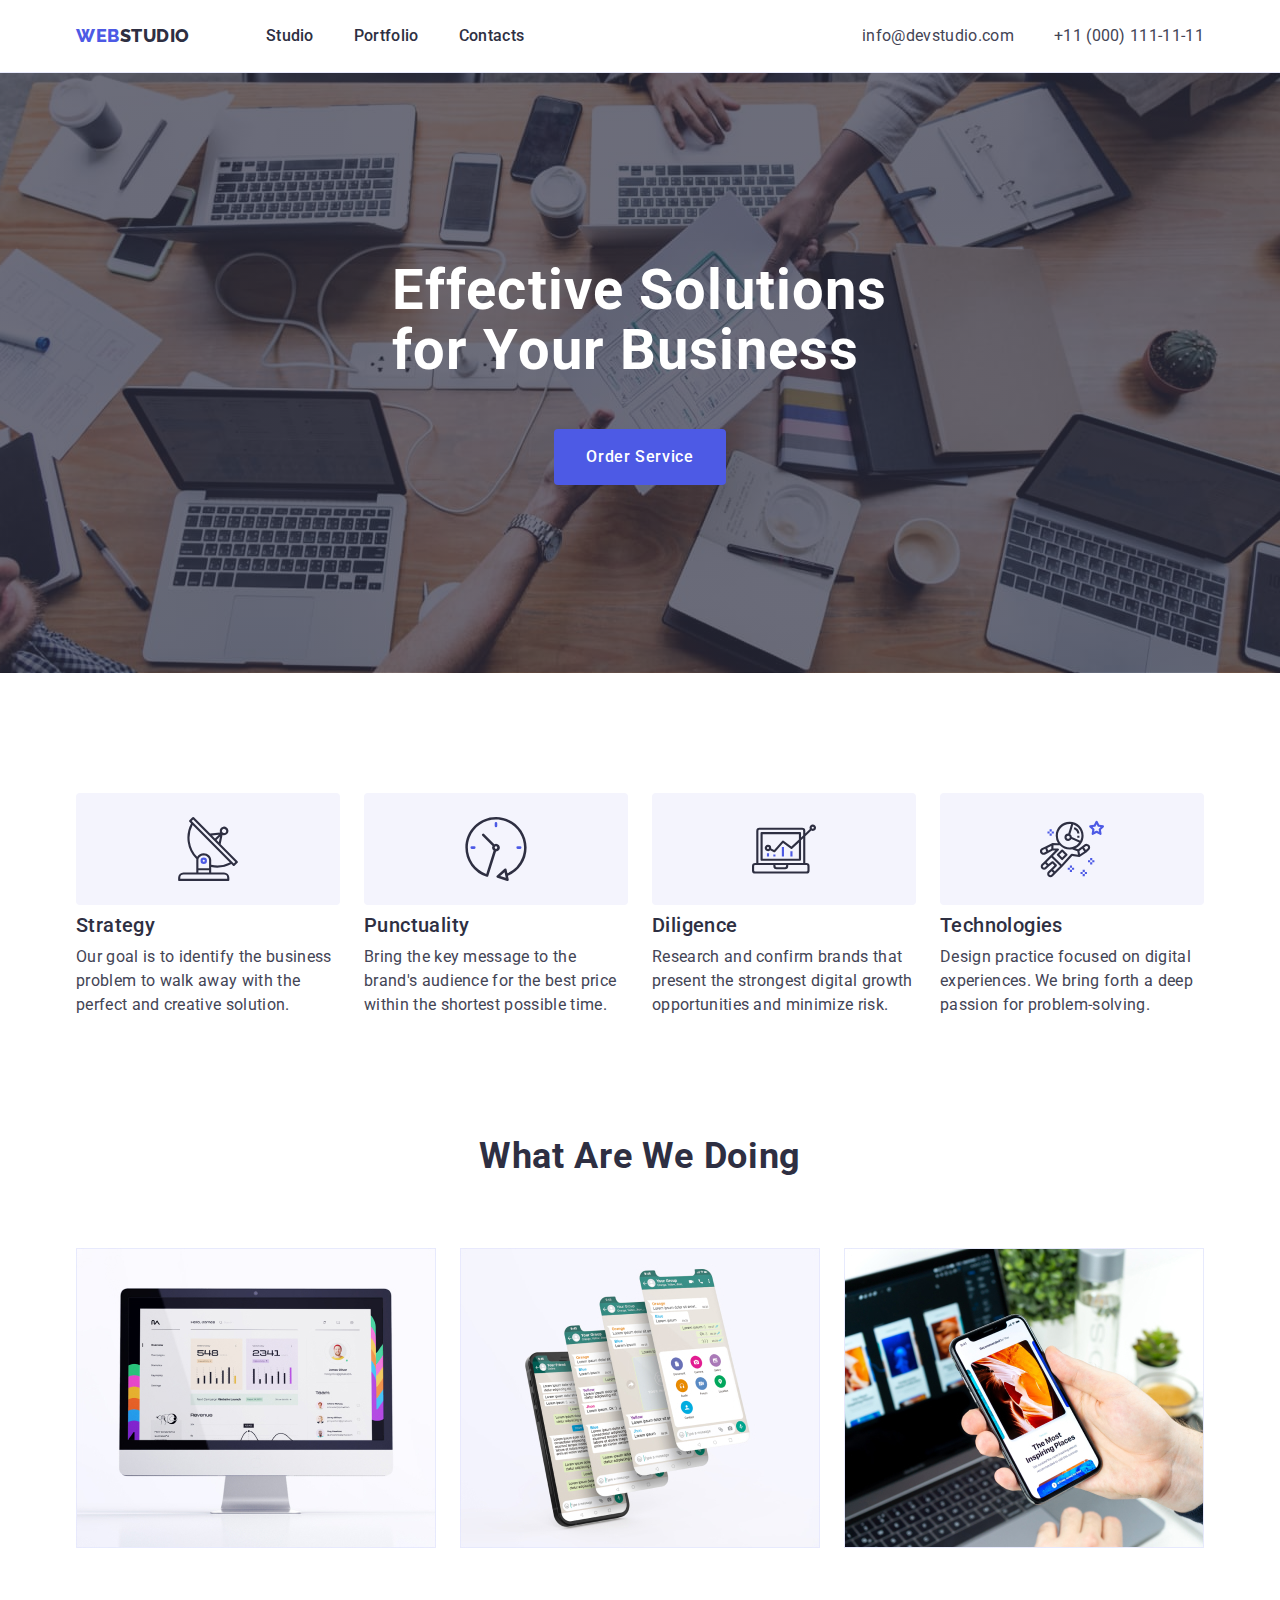
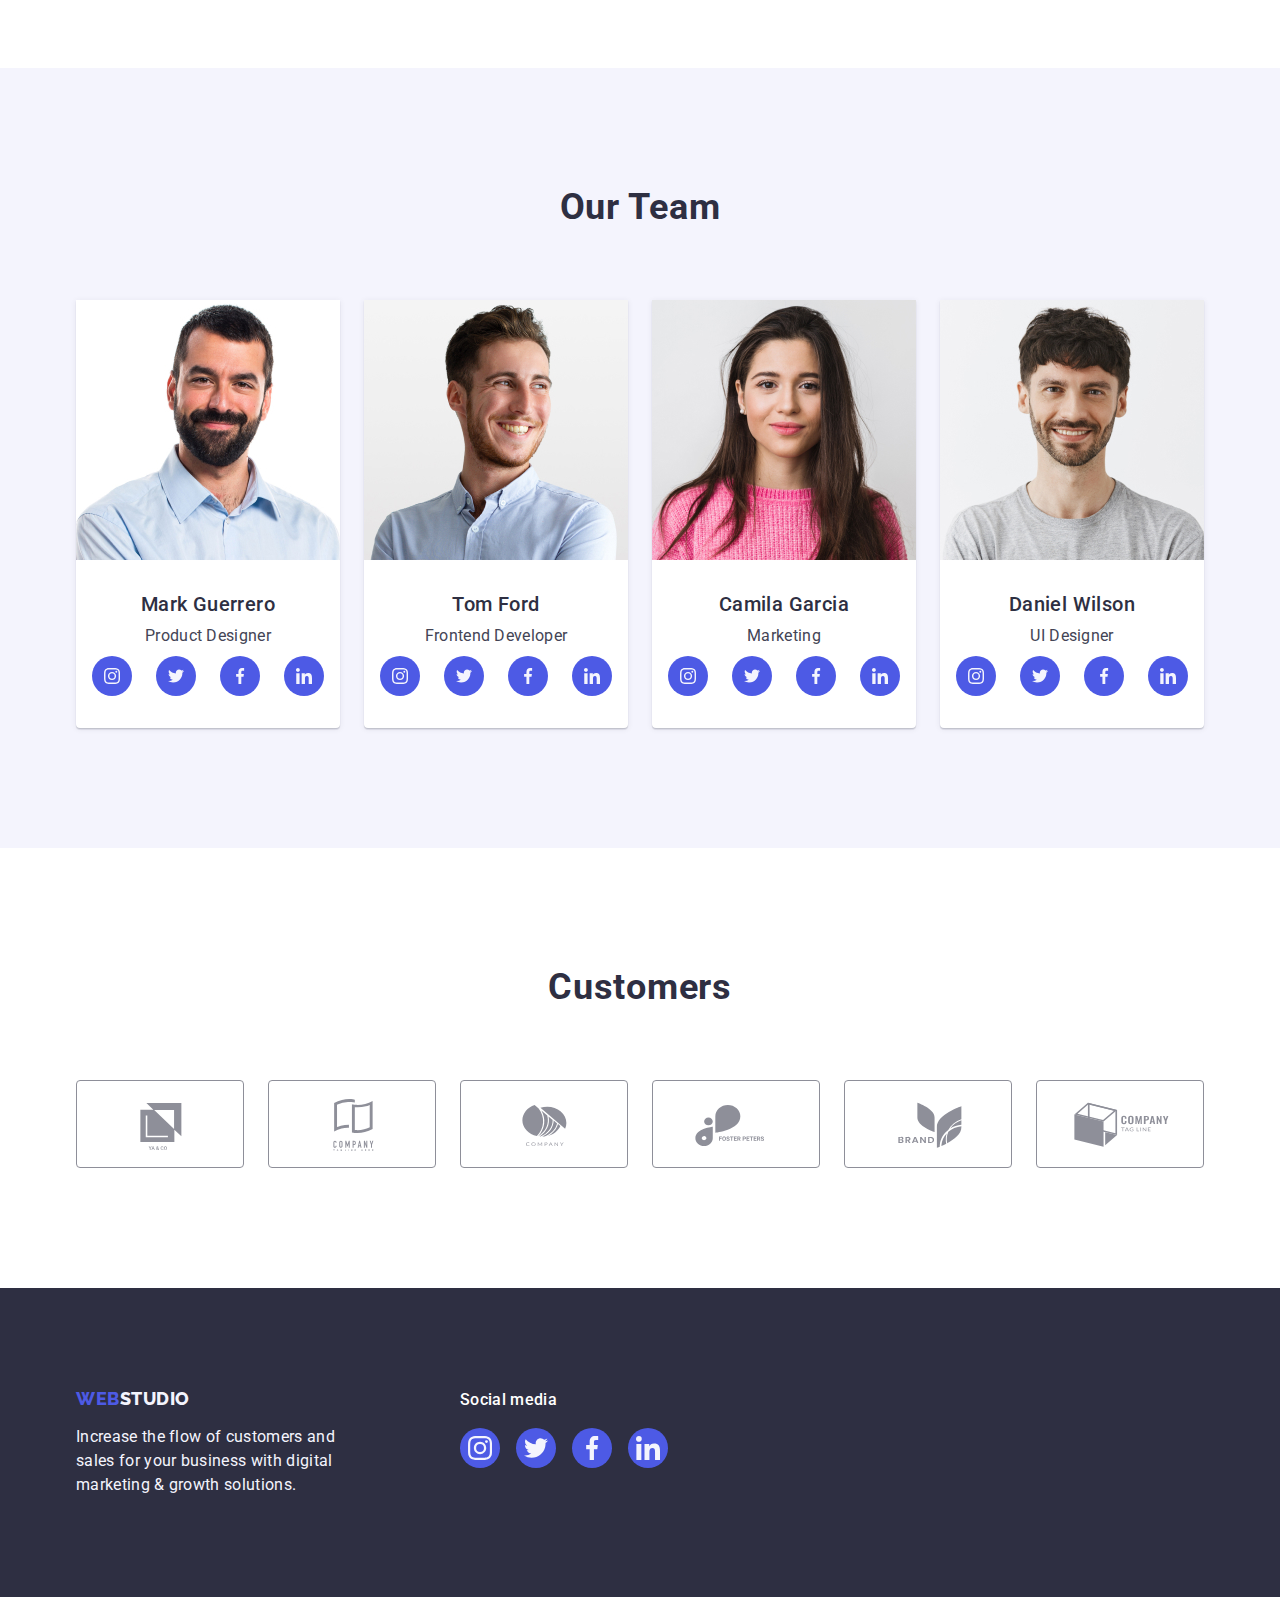
<file: index.html>
<!DOCTYPE html>
<html lang="en">
  <head>
    <meta charset="UTF-8" />
    <meta http-equiv="X-UA-Compatible" content="IE=edge" />
    <meta name="viewport" content="width=device-width, initial-scale=1.0" />
    <title>Main Page</title>
    <link rel="preconnect" href="https://fonts.googleapis.com" />
    <link rel="preconnect" href="https://fonts.gstatic.com" crossorigin />
    <link
      href="https://fonts.googleapis.com/css2?family=Raleway:wght@800&family=Roboto:wght@400;500;700;900&display=swap"
      rel="stylesheet"
    />
    <link
      rel="stylesheet"
      href="https://cdnjs.cloudflare.com/ajax/libs/modern-normalize/1.1.0/modern-normalize.min.css"
    />
    <link rel="stylesheet" href="./css/styles.css" />
  </head>
  <body>
    <!-- Page header -->
    <header class="page-header">
      <div class="page-header-container container">
        <nav class="header-navigation">
          <a class="logo-header link" href="./index.html"
            >WEB<span class="span-logo logo link">Studio</span></a
          >
          <ul class="menu-list list">
            <li class="menu-item">
              <a class="menu-link link" href="./index.html"> Studio</a>
            </li>
            <li class="menu-item">
              <a class="menu-link link" href="./portfolio.html">Portfolio</a>
            </li>
            <li class="menu-item">
              <a class="menu-link link" href="" target="_blank">Contacts</a>
            </li>
          </ul>
        </nav>
        <!-- Contacts -->
        <address class="address">
          <ul class="address-list list">
            <li class="address-item">
              <a class="address-link link" href="mailto:info@devstudio.com"
                >info@devstudio.com</a
              >
            </li>
            <li class="address-item">
              <a class="address-link link" href="tel:+110001111111"
                >+11 (000) 111-11-11</a
              >
            </li>
          </ul>
        </address>
      </div>
    </header>
    <!-- Page main -->
    <main>
      <!-- Hero -->
      <section class="section-hero">
        <div class="section-hero-container container">
          <h1 class="main-title">Effective Solutions for Your Business</h1>
          <button class="order-service-btn" type="button">Order Service</button>
        </div>
      </section>

      <!-- Features -->
      <section class="section-features section">
        <div class="section-features-container container">
          <h2 class="section-title visually-hidden">Features</h2>
          <ul class="features-list list">
            <li class="features-item">
              <div class="features-icon-item">
                <svg
                  class="features-icon"
                  aria-label="icon antenna"
                  width="64"
                  height="64"
                >
                  <use href="./images/icons.svg#icon-antenna"></use>
                </svg>
              </div>
              <h3 class="title-item">Strategy</h3>
              <p class="paragraph">
                Our goal is to identify the business problem to walk away with
                the perfect and creative solution.
              </p>
            </li>
            <li class="features-item">
              <div class="features-icon-item">
                <svg
                  class="features-icon"
                  aria-label="icon clock"
                  width="64"
                  height="64"
                >
                  <use href="./images/icons.svg#icon-clock"></use>
                </svg>
              </div>
              <h3 class="title-item">Punctuality</h3>
              <p class="paragraph">
                Bring the key message to the brand's audience for the best price
                within the shortest possible time.
              </p>
            </li>
            <li class="features-item">
              <div class="features-icon-item">
                <svg
                  class="features-icon"
                  aria-label="icon diagram"
                  width="64"
                  height="64"
                >
                  <use href="./images/icons.svg#icon-diagram"></use>
                </svg>
              </div>
              <h3 class="title-item">Diligence</h3>
              <p class="paragraph">
                Research and confirm brands that present the strongest digital
                growth opportunities and minimize risk.
              </p>
            </li>
            <li class="features-item">
              <div class="features-icon-item">
                <svg
                  class="features-icon"
                  aria-label="icon astronaut"
                  width="64"
                  height="64"
                >
                  <use href="./images/icons.svg#icon-astronaut"></use>
                </svg>
              </div>
              <h3 class="title-item">Technologies</h3>
              <p class="paragraph">
                Design practice focused on digital experiences. We bring forth a
                deep passion for problem-solving.
              </p>
            </li>
          </ul>
        </div>
      </section>

      <!-- What are we doing -->
      <section class="section-services section">
        <div class="container">
          <h2 class="section-title">What are we doing</h2>
          <ul class="services-list list">
            <li class="services-item">
              <img
                class="services-img"
                src="./images/computer.jpg"
                alt="Desktop app"
                width="360"
                height="300"
              />
            </li>
            <li class="services-item">
              <img
                class="services-img"
                src="./images/mobile-phones.jpg"
                alt="Mobile app"
                width="360"
                height="300"
              />
            </li>
            <li class="services-item">
              <img
                class="services-img"
                src="./images/gadgets.jpg"
                alt="Design solutions"
                width="360"
                height="300"
              />
            </li>
          </ul>
        </div>
      </section>

      <!-- Our Team -->
      <section class="section-team section">
        <div class="container">
          <h2 class="section-title">Our Team</h2>
          <ul class="team-list list text-centr">
            <li class="team-item">
              <img
                class="team-img"
                src="./images/mark-guerrero.jpg"
                alt="Mark Guerrero"
                width="264"
                height="260"
              />
              <div class="team-img-content">
                <h3 class="title-item">Mark Guerrero</h3>
                <p class="paragraph">Product Designer</p>
                <ul class="social-list list">
                  <li class="social-item">
                    <a href="" class="social-link">
                      <svg
                        class="social-icon"
                        aria-label="icon instagram"
                        width="16"
                        height="16"
                      >
                        <use href="./images/icons.svg#icon-instagram"></use>
                      </svg>
                    </a>
                  </li>
                  <li class="social-item">
                    <a href="" class="social-link">
                      <svg
                        class="social-icon"
                        aria-label="icon twitter"
                        width="16"
                        height="16"
                      >
                        <use href="./images/icons.svg#icon-twitter"></use>
                      </svg>
                    </a>
                  </li>
                  <li class="social-item">
                    <a href="" class="social-link">
                      <svg
                        class="social-icon"
                        aria-label="icon facebook"
                        width="16"
                        height="16"
                      >
                        <use href="./images/icons.svg#icon-facebook"></use>
                      </svg>
                    </a>
                  </li>
                  <li class="social-item">
                    <a href="" class="social-link">
                      <svg
                        class="social-icon"
                        aria-label="icon linkedin"
                        width="16"
                        height="16"
                      >
                        <use href="./images/icons.svg#icon-linkedin"></use>
                      </svg>
                    </a>
                  </li>
                </ul>
              </div>
            </li>
            <li class="team-item">
              <img
                class="team-img"
                src="./images/tom-ford.jpg"
                alt="Tom Ford"
                width="264"
                height="260"
              />
              <div class="team-img-content">
                <h3 class="title-item">Tom Ford</h3>
                <p class="paragraph">Frontend Developer</p>
                <ul class="social-list list">
                  <li class="social-item">
                    <a href="" class="social-link">
                      <svg
                        class="social-icon"
                        aria-label="icon instagram"
                        width="16"
                        height="16"
                      >
                        <use href="./images/icons.svg#icon-instagram"></use>
                      </svg>
                    </a>
                  </li>
                  <li class="social-item">
                    <a href="" class="social-link">
                      <svg
                        class="social-icon"
                        aria-label="icon twitter"
                        width="16"
                        height="16"
                      >
                        <use href="./images/icons.svg#icon-twitter"></use>
                      </svg>
                    </a>
                  </li>
                  <li class="social-item">
                    <a href="" class="social-link">
                      <svg
                        class="social-icon"
                        aria-label="icon facebook"
                        width="16"
                        height="16"
                      >
                        <use href="./images/icons.svg#icon-facebook"></use>
                      </svg>
                    </a>
                  </li>
                  <li class="social-item">
                    <a href="" class="social-link">
                      <svg
                        class="social-icon"
                        aria-label="icon linkedin"
                        width="16"
                        height="16"
                      >
                        <use href="./images/icons.svg#icon-linkedin"></use>
                      </svg>
                    </a>
                  </li>
                </ul>
              </div>
            </li>
            <li class="team-item">
              <img
                class="team-img"
                src="./images/camila-garcia.jpg"
                alt="Camila Garcia"
                width="264"
                height="260"
              />
              <div class="team-img-content">
                <h3 class="title-item">Camila Garcia</h3>
                <p class="paragraph">Marketing</p>
                <ul class="social-list list">
                  <li class="social-item">
                    <a href="" class="social-link">
                      <svg
                        class="social-icon"
                        aria-label="icon instagram"
                        width="16px"
                        height="16px"
                      >
                        <use href="./images/icons.svg#icon-instagram"></use>
                      </svg>
                    </a>
                  </li>
                  <li class="social-item">
                    <a href="" class="social-link">
                      <svg
                        class="social-icon"
                        aria-label="icon twitter"
                        width="16px"
                        height="16px"
                      >
                        <use href="./images/icons.svg#icon-twitter"></use>
                      </svg>
                    </a>
                  </li>
                  <li class="social-item">
                    <a href="" class="social-link">
                      <svg
                        class="social-icon"
                        aria-label="icon facebook"
                        width="16px"
                        height="16px"
                      >
                        <use href="./images/icons.svg#icon-facebook"></use>
                      </svg>
                    </a>
                  </li>
                  <li class="social-item">
                    <a href="" class="social-link">
                      <svg
                        class="social-icon"
                        aria-label="icon linkedin"
                        width="16px"
                        height="16px"
                      >
                        <use href="./images/icons.svg#icon-linkedin"></use>
                      </svg>
                    </a>
                  </li>
                </ul>
              </div>
            </li>
            <li class="team-item">
              <img
                class="team-img"
                src="./images/danielwilson.jpg"
                alt="Daniel Wilson"
                width="264"
                height="260"
              />
              <div class="team-img-content">
                <h3 class="title-item">Daniel Wilson</h3>
                <p class="paragraph">UI Designer</p>
                <ul class="social-list list">
                  <li class="social-item">
                    <a href="" class="social-link">
                      <svg
                        class="social-icon"
                        aria-label="icon instagram"
                        width="16px"
                        height="16px"
                      >
                        <use href="./images/icons.svg#icon-instagram"></use>
                      </svg>
                    </a>
                  </li>
                  <li class="social-item">
                    <a href="" class="social-link">
                      <svg
                        class="social-icon"
                        aria-label="icon twitter"
                        width="16px"
                        height="16px"
                      >
                        <use href="./images/icons.svg#icon-twitter"></use>
                      </svg>
                    </a>
                  </li>
                  <li class="social-item">
                    <a href="" class="social-link">
                      <svg
                        class="social-icon"
                        aria-label="icon facebook"
                        width="16px"
                        height="16px"
                      >
                        <use href="./images/icons.svg#icon-facebook"></use>
                      </svg>
                    </a>
                  </li>
                  <li class="social-item">
                    <a href="" class="social-link">
                      <svg
                        class="social-icon"
                        aria-label="icon linkedin"
                        width="16px"
                        height="16px"
                      >
                        <use href="./images/icons.svg#icon-linkedin"></use>
                      </svg>
                    </a>
                  </li>
                </ul>
              </div>
            </li>
          </ul>
        </div>
      </section>

      <!-- Customers -->
      <section class="section-customers section">
        <div class="container">
          <h2 class="section-title">Customers</h2>
          <ul class="customers-list list">
            <li class="customers-item">
              <a href="" class="customers-link">
                <svg
                  class="customers-icon"
                  aria-label="icon yaSco"
                  width="104"
                  height="56"
                >
                  <use href="./images/icons.svg#icon-logo-ya-co"></use>
                </svg>
              </a>
            </li>
            <li class="customers-item">
              <a href="" class="customers-link">
                <svg
                  class="customers-icon"
                  aria-label="icon company tagline here"
                  width="104"
                  height="56"
                >
                  <use href="./images/icons.svg#icon-logo-tagline-here"></use>
                </svg>
              </a>
            </li>
            <li class="customers-item">
              <a href="" class="customers-link">
                <svg
                  class="customers-icon"
                  aria-label="icon company"
                  width="104"
                  height="56"
                >
                  <use href="./images/icons.svg#icon-logo-company"></use>
                </svg>
              </a>
            </li>
            <li class="customers-item">
              <a href="" class="customers-link">
                <svg
                  class="customers-icon"
                  aria-label="icon foster peters"
                  width="104"
                  height="56"
                >
                  <use href="./images/icons.svg#icon-logo-foster-peters"></use>
                </svg>
              </a>
            </li>
            <li class="customers-item">
              <a href="" class="customers-link">
                <svg
                  class="customers-icon"
                  aria-label="icon brand"
                  width="104"
                  height="56"
                >
                  <use href="./images/icons.svg#icon-logo-brand"></use>
                </svg>
              </a>
            </li>
            <li class="customers-item">
              <a href="" class="customers-link">
                <svg
                  class="customers-icon"
                  aria-label="icon tag line"
                  width="104"
                  height="56"
                >
                  <use href="./images/icons.svg#icon-logo-tag-line"></use>
                </svg>
              </a>
            </li>
          </ul>
        </div>
      </section>
    </main>

    <!-- Page footer -->
    <footer class="page-footer">
      <div class="container-footer container">
        <div class="logo-footer-title">
          <a class="logo-footer link" href="./index.html"
            >WEB<span class="span-logo light-logo link">Studio</span></a
          >
          <p class="paragraph paragraph-footer light-logo">
            Increase the flow of customers and sales for your business with
            digital marketing & growth solutions.
          </p>
        </div>
        <div class="social-media">
          <p class="footer-social-title">Social media</p>
          <ul class="social-list social-list-footer list">
            <li class="social-item">
              <a href="" class="social-link social-link-footer">
                <svg
                  class="social-icon"
                  aria-label="icon instagram"
                  width="24"
                  height="24"
                >
                  <use href="./images/icons.svg#icon-instagram"></use>
                </svg>
              </a>
            </li>
            <li class="social-item">
              <a href="" class="social-link social-link-footer">
                <svg
                  class="social-icon"
                  aria-label="icon twitter"
                  width="24"
                  height="24"
                >
                  <use href="./images/icons.svg#icon-twitter"></use>
                </svg>
              </a>
            </li>
            <li class="social-item">
              <a href="" class="social-link social-link-footer">
                <svg
                  class="social-icon"
                  aria-label="icon facebook"
                  width="24"
                  height="24"
                >
                  <use href="./images/icons.svg#icon-facebook"></use>
                </svg>
              </a>
            </li>
            <li class="social-item">
              <a href="" class="social-link social-link-footer">
                <svg
                  class="social-icon"
                  aria-label="icon linkedin"
                  width="24"
                  height="24"
                >
                  <use href="./images/icons.svg#icon-linkedin"></use>
                </svg>
              </a>
            </li>
          </ul>
        </div>
      </div>
    </footer>
  </body>
</html>
</file>
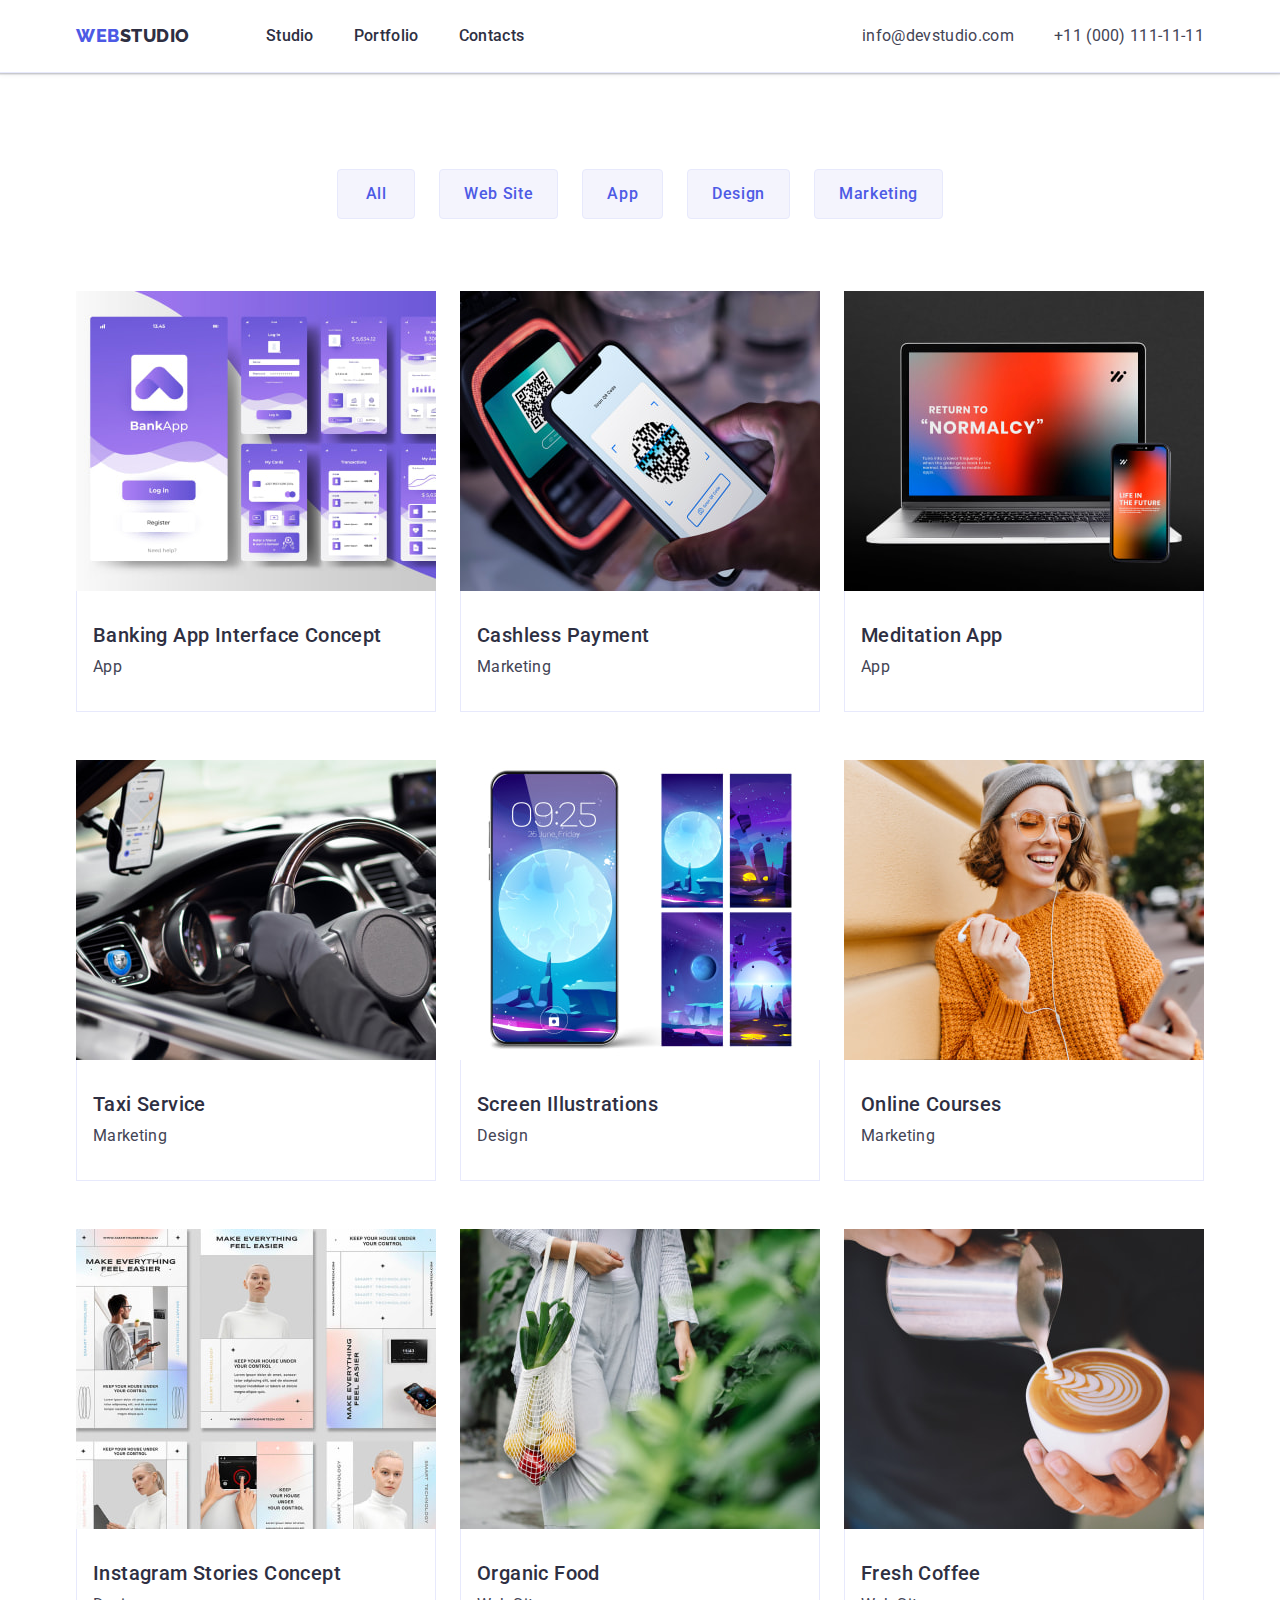
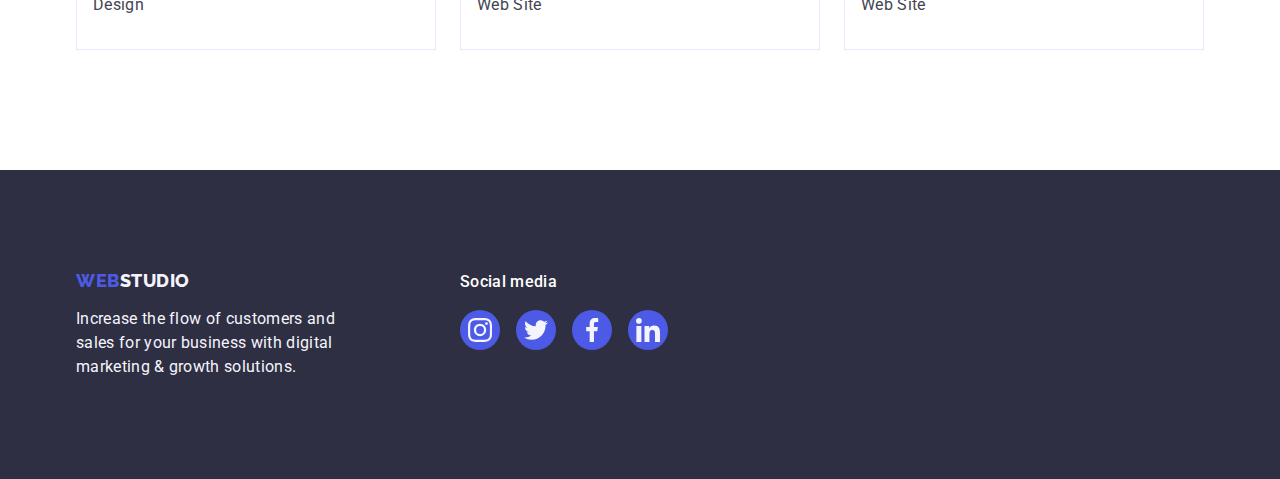
<file: portfolio.html>
<!DOCTYPE html>
<html lang="en">
  <head>
    <meta charset="UTF-8" />
    <meta http-equiv="X-UA-Compatible" content="IE=edge" />
    <meta name="viewport" content="width=device-width, initial-scale=1.0" />
    <title>Portfolio</title>
    <link rel="preconnect" href="https://fonts.googleapis.com" />
    <link rel="preconnect" href="https://fonts.gstatic.com" crossorigin />
    <link
      href="https://fonts.googleapis.com/css2?family=Raleway:wght@800&family=Roboto:wght@400;500;700;900&display=swap"
      rel="stylesheet"
    />
    <link
      rel="stylesheet"
      href="https://cdnjs.cloudflare.com/ajax/libs/modern-normalize/1.1.0/modern-normalize.min.css"
    />
    <link rel="stylesheet" href="./css/styles.css" />
  </head>
  <body>
    <!-- Page header -->
    <header class="page-header">
      <div class="page-header-container container">
        <nav class="header-navigation">
          <a class="logo-header link" href="./index.html"
            >WEB<span class="span-logo logo link">Studio</span></a
          >
          <ul class="menu-list list">
            <li class="menu-item">
              <a class="menu-link link" href="./index.html"> Studio</a>
            </li>
            <li class="menu-item">
              <a class="menu-link link" href="./portfolio.html">Portfolio</a>
            </li>
            <li class="menu-item">
              <a class="menu-link link" href="" target="_blank">Contacts</a>
            </li>
          </ul>
        </nav>
        <!-- Contacts -->
        <address class="address">
          <ul class="address-list list">
            <li class="address-item">
              <a class="address-link link" href="mailto:info@devstudio.com"
                >info@devstudio.com</a
              >
            </li>
            <li class="address-item">
              <a class="address-link link" href="tel:+110001111111"
                >+11 (000) 111-11-11</a
              >
            </li>
          </ul>
        </address>
      </div>
    </header>

    <!-- Page main -->
    <!-- Portfolio -->
    <main>
      <section class="section-portfolio">
        <div class="container">
          <h1 class="main-title visually-hidden">Portfolio</h1>
          <ul class="portfolio-list-btn list">
            <li class="portfolio-item-btn">
              <button class="filter-btn" type="button">All</button>
            </li>
            <li class="portfolio-item-btn">
              <button class="filter-btn" type="button">Web Site</button>
            </li>
            <li class="portfolio-item-btn">
              <button class="filter-btn" type="button">App</button>
            </li>
            <li class="portfolio-item-btn">
              <button class="filter-btn" type="button">Design</button>
            </li>
            <li class="portfolio-item-btn">
              <button class="filter-btn" type="button">Marketing</button>
            </li>
          </ul>

          <ul class="portfolio-list list">
            <li class="portfolio-item">
              <a class="portfolio-link link" href="" target="_blank">
                <img
                  class="portfolio-img"
                  src="./images/portfolio/banking-app.jpg"
                  alt="Banking App Interface Concept"
                  width="360"
                  height="300"
                />
                <div class="portfolio-item-content">
                  <h2 class="portfolio-title-item">
                    Banking App Interface Concept
                  </h2>
                  <p class="paragraph">App</p>
                </div>
              </a>
            </li>
            <li class="portfolio-item">
              <a class="portfolio-link link" href="" target="_blank">
                <img
                  class="portfolio-img"
                  src="./images/portfolio/cashless-payment.jpg"
                  alt="Cashless Payment"
                  width="360"
                  height="300"
                />
                <div class="portfolio-item-content">
                  <h2 class="portfolio-title-item">Cashless Payment</h2>
                  <p class="paragraph">Marketing</p>
                </div>
              </a>
            </li>
            <li class="portfolio-item">
              <a class="portfolio-link link" href="" target="_blank">
                <img
                  class="portfolio-img"
                  src="./images/portfolio/meditation-app.jpg"
                  alt="Meditation App"
                  width="360"
                  height="300"
                />
                <div class="portfolio-item-content">
                  <h2 class="portfolio-title-item">Meditation App</h2>
                  <p class="paragraph">App</p>
                </div>
              </a>
            </li>
            <li class="portfolio-item">
              <a class="portfolio-link link" href="" target="_blank">
                <img
                  class="portfolio-img"
                  src="./images/portfolio/taxi-service.jpg"
                  alt="Taxi Service"
                  width="360"
                  height="300"
                />
                <div class="portfolio-item-content">
                  <h2 class="portfolio-title-item">Taxi Service</h2>
                  <p class="paragraph">Marketing</p>
                </div>
              </a>
            </li>
            <li class="portfolio-item">
              <a class="portfolio-link link" href="" target="_blank">
                <img
                  class="portfolio-img"
                  src="./images/portfolio/screen-illustrations.jpg"
                  alt="Screen Illustrations"
                  width="360"
                  height="300"
                />
                <div class="portfolio-item-content">
                  <h2 class="portfolio-title-item">Screen Illustrations</h2>
                  <p class="paragraph">Design</p>
                </div>
              </a>
            </li>
            <li class="portfolio-item">
              <a class="portfolio-link link" href="" target="_blank">
                <img
                  class="portfolio-img"
                  src="./images/portfolio/online-courses.jpg"
                  alt="Online Courses"
                  width="360"
                  height="300"
                />
                <div class="portfolio-item-content">
                  <h2 class="portfolio-title-item">Online Courses</h2>
                  <p class="paragraph">Marketing</p>
                </div>
              </a>
            </li>
            <li class="portfolio-item">
              <a class="portfolio-link link" href="" target="_blank">
                <img
                  class="portfolio-img"
                  src="./images/portfolio/instagram.jpg"
                  alt="Instagram Stories Concept"
                  width="360"
                  height="300"
                />
                <div class="portfolio-item-content">
                  <h2 class="portfolio-title-item">
                    Instagram Stories Concept
                  </h2>
                  <p class="paragraph">Design</p>
                </div>
              </a>
            </li>
            <li class="portfolio-item">
              <a class="portfolio-link link" href="" target="_blank">
                <img
                  class="portfolio-img"
                  src="./images/portfolio/organic-food.jpg"
                  alt="Organic Food"
                  width="360"
                  height="300"
                />
                <div class="portfolio-item-content">
                  <h2 class="portfolio-title-item">Organic Food</h2>
                  <p class="paragraph">Web Site</p>
                </div>
              </a>
            </li>
            <li class="portfolio-item">
              <a class="portfolio-link link" href="" target="_blank">
                <img
                  class="portfolio-img"
                  src="./images/portfolio/coffee.jpg"
                  alt="Fresh Coffee"
                  width="360"
                  height="300"
                />
                <div class="portfolio-item-content">
                  <h2 class="portfolio-title-item">Fresh Coffee</h2>
                  <p class="paragraph">Web Site</p>
                </div>
              </a>
            </li>
          </ul>
        </div>
      </section>
    </main>

    <!-- Page footer -->
    <footer class="page-footer">
      <div class="container-footer container">
        <div class="logo-footer-title">
          <a class="logo-footer link" href="./index.html"
            >WEB<span class="span-logo light-logo link">Studio</span></a
          >
          <p class="paragraph paragraph-footer light-logo">
            Increase the flow of customers and sales for your business with
            digital marketing & growth solutions.
          </p>
        </div>
        <div class="social-media">
          <p class="footer-social-title">Social media</p>
          <ul class="social-list social-list-footer list">
            <li class="social-item">
              <a href="" class="social-link social-link-footer">
                <svg
                  class="social-icon"
                  aria-label="icon instagram"
                  width="24"
                  height="24"
                >
                  <use href="./images/icons.svg#icon-instagram"></use>
                </svg>
              </a>
            </li>
            <li class="social-item">
              <a href="" class="social-link social-link-footer">
                <svg
                  class="social-icon"
                  aria-label="icon twitter"
                  width="24"
                  height="24"
                >
                  <use href="./images/icons.svg#icon-twitter"></use>
                </svg>
              </a>
            </li>
            <li class="social-item">
              <a href="" class="social-link social-link-footer">
                <svg
                  class="social-icon"
                  aria-label="icon facebook"
                  width="24"
                  height="24"
                >
                  <use href="./images/icons.svg#icon-facebook"></use>
                </svg>
              </a>
            </li>
            <li class="social-item">
              <a href="" class="social-link social-link-footer">
                <svg
                  class="social-icon"
                  aria-label="icon linkedin"
                  width="24"
                  height="24"
                >
                  <use href="./images/icons.svg#icon-linkedin"></use>
                </svg>
              </a>
            </li>
          </ul>
        </div>
      </div>
    </footer>
  </body>
</html>
</file>
<file: css/styles.css>
*,
*::before,
*::after {
  box-sizing: border-box;
}
:root {
  --dark: #2e2f42;
  --text: #434455;
  --light: #f4f4fd;
  --main-color: #ffffff;
  --primary-brand: #4d5ae5;
  --pressed-state: #404bbf;
  --accent-color: #31d0aa;
  --helper-text: #8e8f99;
}
body {
  background-color: var(--main-color);
  font-family: 'Roboto', sans-serif;
  color: var(--text);
}

.list {
  list-style: none;
}
.link {
  text-decoration: none;
}
h1,
h2,
h3,
h4,
p {
  margin-top: 0;
  margin-bottom: 0;
}
ul {
  margin-top: 0;
  margin-bottom: 0;
  padding-left: 0;
}
img {
  display: block;
}
.visually-hidden {
  position: absolute;
  white-space: nowrap;
  width: 1px;
  height: 1px;
  overflow: hidden;
  border: 0;
  padding: 0;
  clip: rect(0 0 0 0);
  clip-path: inset(50%);
  margin: -1px;
}

.container {
  width: 1158px;
  margin-left: auto;
  margin-right: auto;
  padding-left: 15px;
  padding-right: 15px;
}
.section {
  padding-top: 120px;
  padding-bottom: 120px;
}
.page-header {
  border-bottom: 1px solid #e7e9fc;
  box-shadow: 0px 2px 1px rgba(46, 47, 66, 0.08),
    0px 1px 1px rgba(46, 47, 66, 0.16), 0px 1px 6px rgba(46, 47, 66, 0.08);
}
.page-header-container {
  display: flex;
  align-items: center;
}

.header-navigation {
  display: flex;
  align-items: center;
}
.logo-header {
  font-family: 'Raleway', sans-serif;
  font-style: normal;
  font-weight: 800;
  font-size: 18px;
  line-height: 1.17;
  letter-spacing: 0.03em;
  text-transform: uppercase;
  color: var(--primary-brand);
  margin-right: 76px;
}
.logo {
  font-family: 'Raleway', sans-serif;
  font-style: normal;
  font-weight: 800;
  font-size: 18px;
  line-height: 1.17;
  letter-spacing: 0.03em;
  text-transform: uppercase;
  color: var(--primary-brand);
}
.span-logo {
  color: var(--dark);
}
.menu-list {
  display: flex;
}
.menu-item:not(:last-child) {
  margin-right: 40px;
}

.menu-link {
  display: block;
  padding-top: 24px;
  padding-bottom: 24px;
  font-style: normal;
  font-weight: 500;
  font-size: 16px;
  line-height: 1.5;
  letter-spacing: 0.02em;
  color: var(--dark);
}
.menu-link:hover,
.menu-link:focus {
  color: var(--pressed-state);
}
.address {
  font-style: normal;
  margin-left: auto;
}
.address-list {
  display: flex;
  margin-left: auto;
}
.address-item:not(:last-child) {
  margin-right: 40px;
}
.address-link {
  font-style: normal;
  font-weight: 400;
  font-size: 16px;
  line-height: 1.5;
  letter-spacing: 0.02em;
  color: var(--text);
}
.address-link:hover,
.address-link:focus {
  color: var(--pressed-state);
}
.section-hero-container {
  display: flex;
  flex-direction: column;
  align-items: center;
}
.section-hero {
  background-color: var(--dark);
  max-width: 1440px;
  padding-top: 188px;
  padding-bottom: 188px;
  background-image: linear-gradient(
      rgba(46, 47, 66, 0.7),
      rgba(46, 47, 66, 0.7)
    ),
    url('../images/people-office.jpg');
  background-size: cover;
  background-repeat: no-repeat;
  background-position: center;
  margin: 0 auto;
}
.main-title {
  display: block;
  max-width: 496px;
  padding-top: 0;
  font-style: normal;
  font-weight: 700;
  font-size: 56px;
  line-height: 1.07;
  letter-spacing: 0.02em;
  color: var(--main-color);
  margin-left: auto;
  margin-right: auto;
}
.order-service-btn {
  padding: 16px 32px;
  min-width: 169px;
  height: 56px;
  text-align: center;
  font-family: 'Roboto', sans-serif;
  font-style: normal;
  font-weight: 500;
  font-size: 16px;
  line-height: 1.5;
  letter-spacing: 0.04em;
  background: var(--primary-brand);
  color: var(--main-color);
  border: 1px solid #000000;
  border: none;
  border-radius: 4px;
  cursor: pointer;
  margin-top: 48px;
  margin-left: auto;
  margin-right: auto;
}

.order-service-btn:hover,
.order-service-btn:focus {
  background-color: var(--pressed-state);
}
.section-title {
  font-style: normal;
  font-weight: 700;
  font-size: 36px;
  line-height: 1.1;
  letter-spacing: 0.02em;
  color: var(--dark);
  text-align: center;
  text-transform: capitalize;
  margin-bottom: 72px;
}
.features-list {
  display: flex;
}
.features-item {
  flex-basis: calc((100% - 72px) / 4);
}
.features-icon-item {
  display: flex;
  background-color: var(--light);
  width: 264px;
  height: 112px;
  border-radius: 4px;
  align-items: center;
  justify-content: center;
  margin-bottom: 8px;
}
.features-item:not(:last-child) {
  margin-right: 24px;
}
.section-features-container {
  padding-bottom: 0;
}
.services-list {
  display: flex;
}
.section-services {
  padding-top: 0;
}
.services-item {
  flex-basis: calc((100% - 48px) / 3);
}
.services-item:not(:last-child) {
  margin-right: 24px;
}

.team-list {
  display: flex;
}
.team-item {
  flex-basis: calc((100% - 72px) / 4);
  border-radius: 0px 0px 4px 4px;
}

.team-item:not(:last-child) {
  margin-right: 24px;
}
.team-item {
  box-shadow: 0px 1px 6px rgba(46, 47, 66, 0.08),
    0px 1px 1px rgba(46, 47, 66, 0.16), 0px 2px 1px rgba(46, 47, 66, 0.08);
  border-radius: 0px 0px 4px 4px;
}
.team-img-content {
  padding: 32px 0px;
}
.text-centr {
  text-align: center;
}
.title-item {
  font-style: normal;
  font-weight: 500;
  font-size: 20px;
  line-height: 1.2;
  letter-spacing: 0.02em;
  color: var(--dark);
  margin-bottom: 8px;
}
.paragraph {
  font-style: normal;
  font-weight: 400;
  font-size: 16px;
  line-height: 1.5;
  letter-spacing: 0.02em;
  color: var(--text);
}
.section-team {
  background-color: var(--light);
}
.team-item {
  background-color: var(--main-color);
}
.social-list {
  display: flex;
  justify-content: center;
  margin-top: 8px;
  gap: 24px;
}
.social-list-footer {
  gap: 16px;
}
.social-link {
  display: flex;
  justify-content: center;
  align-items: center;
  width: 40px;
  height: 40px;
  border-radius: 50%;
  background-color: var(--primary-brand);
}
.social-icon {
  fill: var(--light);
}
.social-link:hover,
.social-link:focus {
  background-color: var(--pressed-state);
}
.social-link-footer:hover,
.social-link-footer:focus {
  background-color: var(--accent-color);
}
.customers-list {
  display: flex;
  gap: 24px;
}
.customers-link {
  display: flex;
  width: 168px;
  height: 88px;
  background-color: var(--main-color);
  color: var(--helper-text);
  border: 1px solid var(--helper-text);
  border-radius: 4px;
  align-items: center;
  justify-content: center;
}
.customers-icon {
  display: flex;
  fill: currentColor;
}
.customers-link:hover,
.customers-link:focus {
  border: 1px solid var(--pressed-state);
  color: var(--pressed-state);
}

.light-logo {
  color: var(--light);
}
.section-portfolio {
  padding-top: 96px;
  padding-bottom: 120px;
}
.portfolio-list-btn {
  display: flex;
  justify-content: center;
  gap: 24px;
  margin-bottom: 72px;
}
.filter-btn {
  display: inline-block;
  font-family: 'Roboto', sans-serif;
  font-style: normal;
  font-weight: 500;
  font-size: 16px;
  line-height: 1.5;
  letter-spacing: 0.04em;
  color: var(--primary-brand);
  background: var(--light);
  border: 1px solid #e7e9fc;
  cursor: pointer;
  padding: 12px 24px;
  min-width: 78px;
  border: 1px solid #e7e9fc;
  border-radius: 4px;
}
.portfolio-list {
  display: flex;
  column-gap: 24px;
  row-gap: 48px;
  flex-wrap: wrap;
}
.portfolio-item {
  flex-basis: calc((100% - 48px) / 3);
}

.portfolio-title-item {
  font-style: normal;
  font-weight: 500;
  font-size: 20px;
  line-height: 1.2;
  letter-spacing: 0.02em;
  color: var(--dark);
}
.filter-btn:hover,
.filter-btn:focus {
  color: var(--main-color);
  background-color: var(--pressed-state);
  border: 1px solid transparent;
  box-shadow: 0px 3px 1px rgba(0, 0, 0, 0.1), 0px 2px 1px rgba(0, 0, 0, 0.08),
    0px 2px 2px rgba(0, 0, 0, 0.12);
}

.portfolio-link {
  display: block;
}
.portfolio-item-content {
  padding: 32px 16px;
  border: 1px solid #e7e9fc;
  border-top: none;
}
.portfolio-link:hover,
.portfolio-link:focus {
  box-shadow: 0px 1px 6px rgba(46, 47, 66, 0.08),
    0px 1px 1px rgba(46, 47, 66, 0.16), 0px 2px 1px rgba(46, 47, 66, 0.08);
}

.portfolio-title-item {
  margin-bottom: 8px;
}
.page-footer {
  background-color: var(--dark);
  padding-top: 100px;
  padding-bottom: 100px;
}
.logo-footer {
  display: inline-block;
  font-family: 'Raleway', sans-serif;
  font-style: normal;
  font-weight: 800;
  font-size: 18px;
  line-height: 1.17;
  letter-spacing: 0.03em;
  text-transform: uppercase;
  color: var(--primary-brand);
  margin-right: 76px;
  margin-bottom: 16px;
}
.logo-footer-title {
  margin-right: 120px;
}
.paragraph-footer {
  width: 264px;
}
.container-footer {
  display: flex;
  align-items: baseline;
}
.footer-social-title {
  font-style: normal;
  font-weight: 500;
  font-size: 16px;
  line-height: 1.5;
  letter-spacing: 0.02em;
  color: var(--main-color);
  margin-bottom: 16px;
}
</file>
